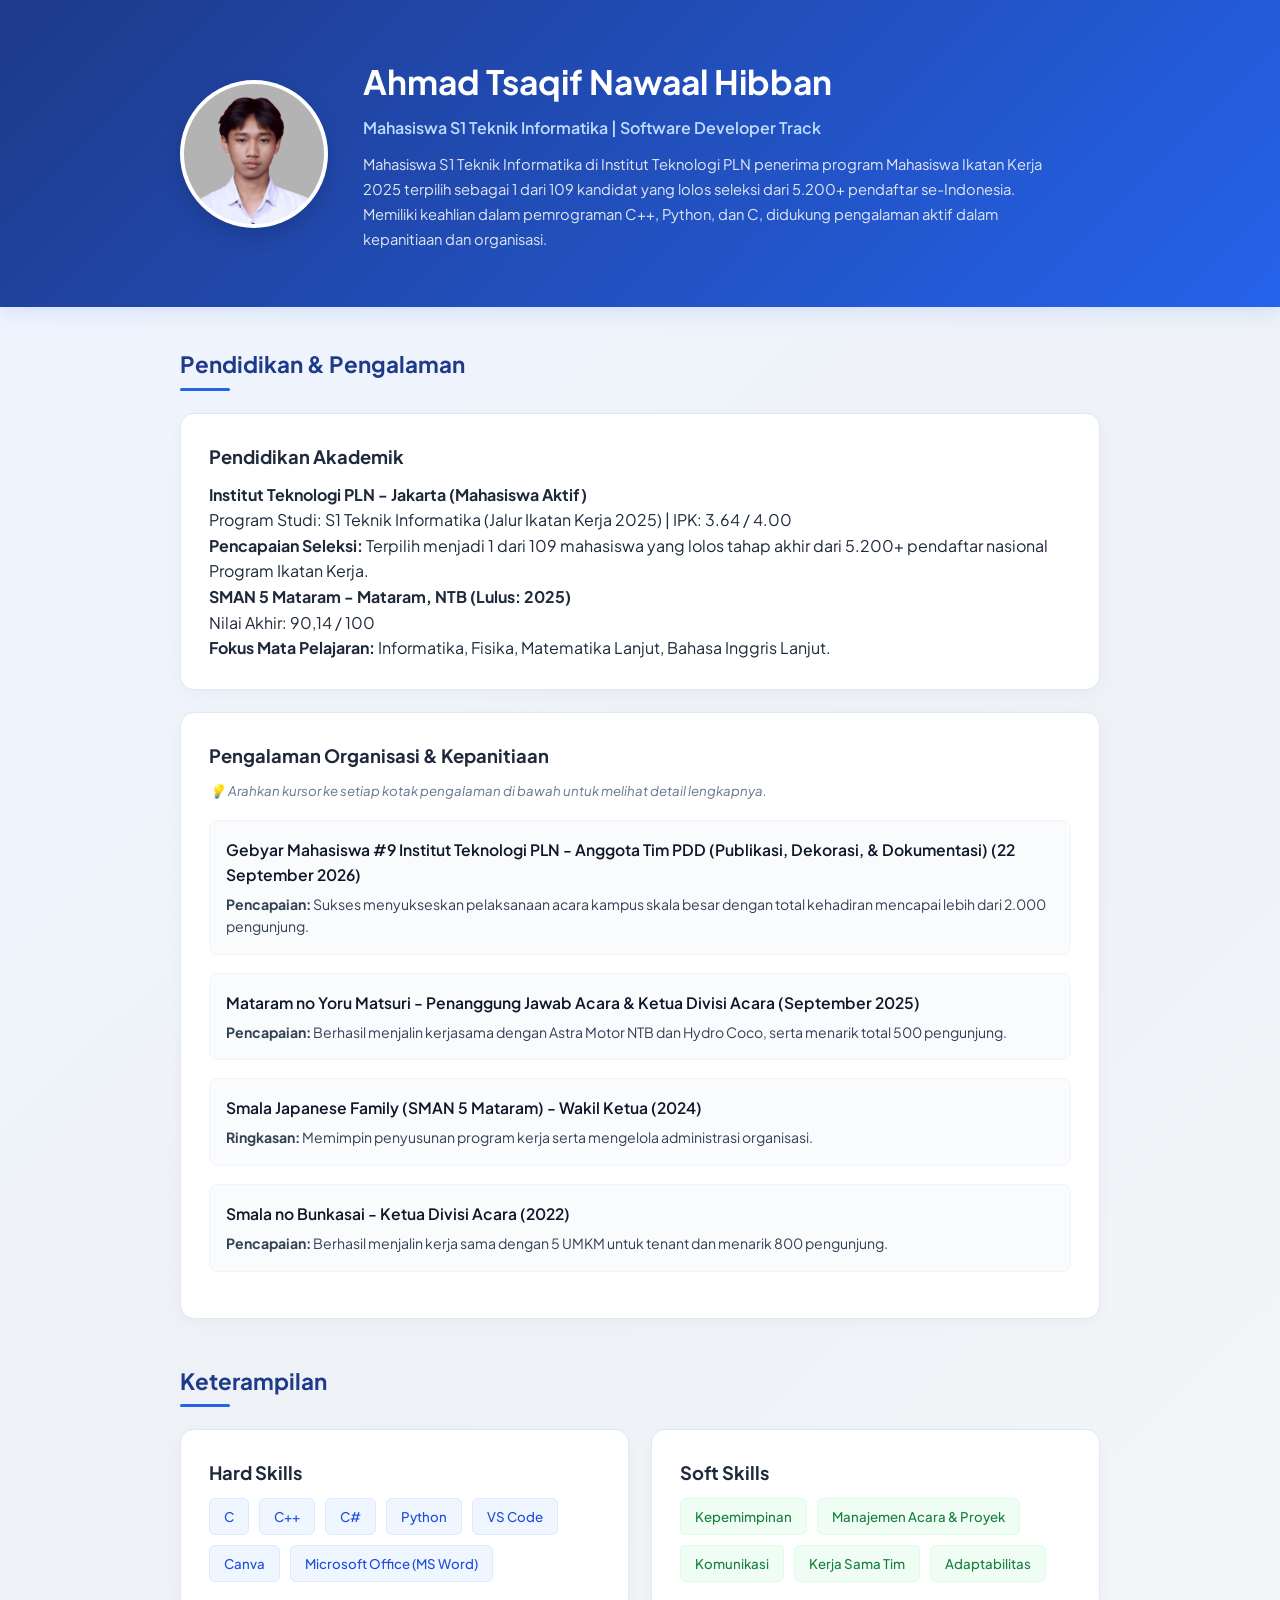
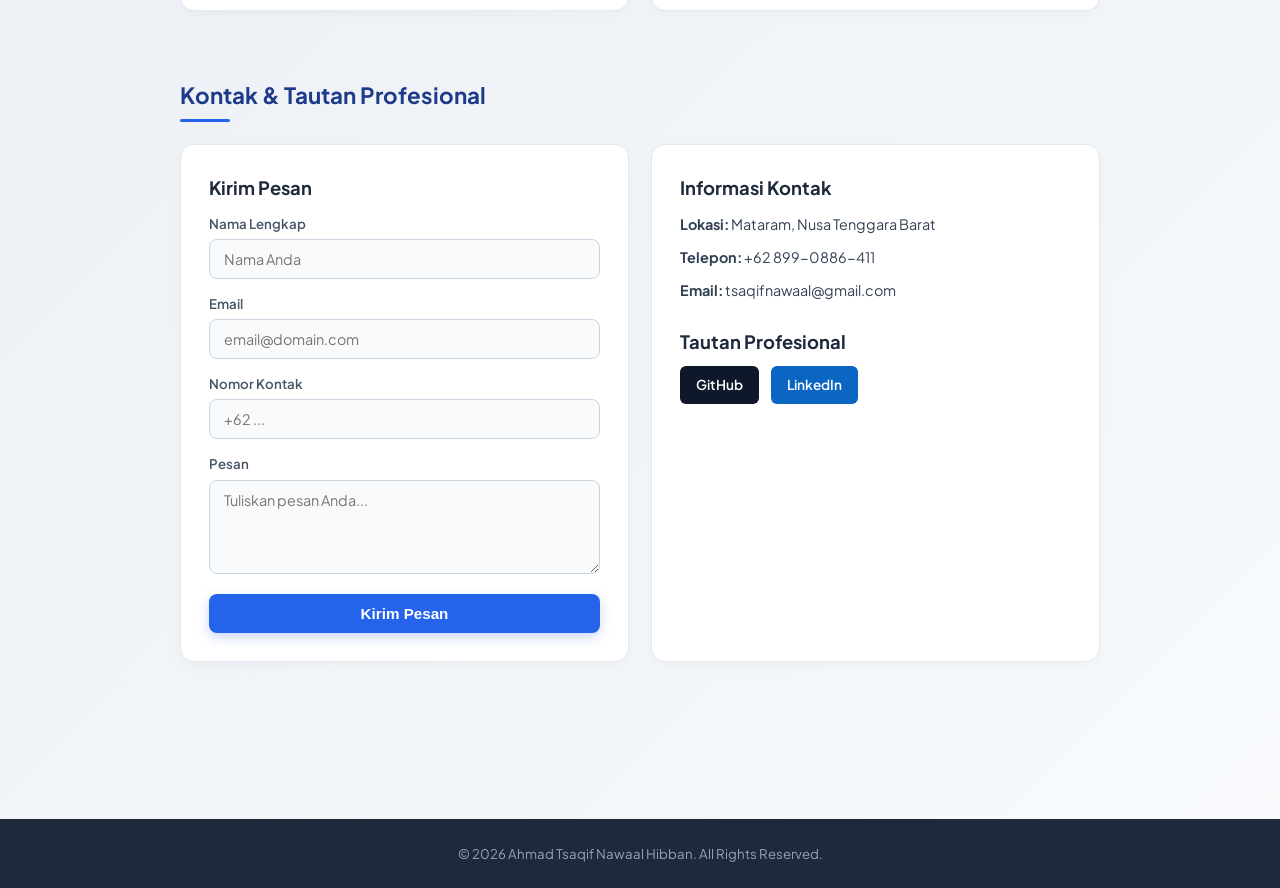
<file: index.html>
<!DOCTYPE html>
<html lang="id">
<head>
    <meta charset="UTF-8">
    <meta name="viewport" content="width=device-width, initial-scale=1.0">
    <title>Ahmad Tsaqif Nawaal Hibban - Portfolio & CV</title>
    <link rel="stylesheet" href="styleCv.css">
    <link href="https://fonts.googleapis.com/css2?family=Plus+Jakarta+Sans:wght@300;400;500;600;700&display=swap" rel="stylesheet">
</head>
<body>

    <!-- Header Profil -->
    <header class="hero-section">
        <div class="container hero-container">
            <div class="profile-img-wrapper">
                <img src="Foto Abu.png" alt="Ahmad Tsaqif Nawaal Hibban" class="profile-img">
            </div>
            <div class="hero-text">
                <h1>Ahmad Tsaqif Nawaal Hibban</h1>
                <p class="role-title">Mahasiswa S1 Teknik Informatika | Software Developer Track</p>
                <p class="bio">
                    Mahasiswa S1 Teknik Informatika di Institut Teknologi PLN penerima program Mahasiswa Ikatan Kerja 2025 terpilih sebagai 1 dari 109 kandidat yang lolos seleksi dari 5.200+ pendaftar se-Indonesia. Memiliki keahlian dalam pemrograman C++, Python, dan C, didukung pengalaman aktif dalam kepanitiaan dan organisasi.
                </p>
            </div>
        </div>
    </header>

    <!-- Konten Utama -->
    <main class="container main-content">

        <!-- Bagian Pendidikan & Pengalaman -->
        <section class="section">
            <h2 class="section-title">Pendidikan & Pengalaman</h2>
            
            <div class="card interactive-card">
                <h3>Pendidikan Akademik</h3>
                
                <div class="experience-item">
                    <h4>Institut Teknologi PLN - Jakarta (Mahasiswa Aktif)</h4>
                    <span class="meta-info">Program Studi: S1 Teknik Informatika (Jalur Ikatan Kerja 2025) | IPK: 3.64 / 4.00</span>
                    <p><strong>Pencapaian Seleksi:</strong> Terpilih menjadi 1 dari 109 mahasiswa yang lolos tahap akhir dari 5.200+ pendaftar nasional Program Ikatan Kerja.</p>
                </div>

                <div class="experience-item">
                    <h4>SMAN 5 Mataram - Mataram, NTB (Lulus: 2025)</h4>
                    <span class="meta-info">Nilai Akhir: 90,14 / 100</span>
                    <p><strong>Fokus Mata Pelajaran:</strong> Informatika, Fisika, Matematika Lanjut, Bahasa Inggris Lanjut.</p>
                </div>
            </div>

            <div class="card interactive-card">
                <h3>Pengalaman Organisasi & Kepanitiaan</h3>
                <p class="instruction-hint">💡 Arahkan kursor ke setiap kotak pengalaman di bawah untuk melihat detail lengkapnya.</p>
                
                <!-- Pengalaman 1 -->
                <div class="experience-item hover-dropdown">
                    <h4>Gebyar Mahasiswa #9 Institut Teknologi PLN - Anggota Tim PDD (Publikasi, Dekorasi, & Dokumentasi) (22 September 2026)</h4>
                    <p class="summary-line"><strong>Pencapaian:</strong> Sukses menyukseskan pelaksanaan acara kampus skala besar dengan total kehadiran mencapai lebih dari 2.000 pengunjung.</p>
                    <div class="dropdown-content">
                        <p>Mengelola operasional publikasi visual, konsep dekorasi, dan dokumentasi media seluruh rangkaian acara kampus.</p>
                        <p>Berkoordinasi antardivisi untuk memastikan kelancaran alur publikasi media dan branding acara secara real-time.</p>
                    </div>
                </div>

                <!-- Pengalaman 2 -->
                <div class="experience-item hover-dropdown">
                    <h4>Mataram no Yoru Matsuri - Penanggung Jawab Acara & Ketua Divisi Acara (September 2025)</h4>
                    <p class="summary-line"><strong>Pencapaian:</strong> Berhasil menjalin kerjasama dengan Astra Motor NTB dan Hydro Coco, serta menarik total 500 pengunjung.</p>
                    <div class="dropdown-content">
                        <p>Bertanggung jawab penuh atas perencanaan, eksekusi, dan evaluasi operasional acara.</p>
                        <p>Membangun komunikasi dan berhasil menjalin kerja sama kemitraan/sponsorship dengan pihak Astra Motor NTB dan Hydro Coco.</p>
                        <p>Mengelola negosiasi dan pengadaan perlengkapan acara (vendor deal), mencakup sewa sound system, panggung, dan tenda acara.</p>
                        <p>Merancang rundown acara, tata panggung, serta denah lokasi strategis untuk stand kuliner dan wahana permainan.</p>
                    </div>
                </div>

                <!-- Pengalaman 3 -->
                <div class="experience-item hover-dropdown">
                    <h4>Smala Japanese Family (SMAN 5 Mataram) - Wakil Ketua (2024)</h4>
                    <p class="summary-line"><strong>Ringkasan:</strong> Memimpin penyusunan program kerja serta mengelola administrasi organisasi.</p>
                    <div class="dropdown-content">
                        <p>Memimpin penyusunan dan pelaksanaan program kerja bulanan serta mingguan organisasi.</p>
                        <p>Mengelola administrasi rapat rutin, mencakup penjadwalan, dan penyusunan materi rapat.</p>
                        <p>Berkoordinasi dengan pembina dan pengajar eksternal untuk kelancaran kegiatan rutin mingguan.</p>
                        <p>Mempresentasikan pertanggungjawaban program kerja organisasi pada Workshop Ekstrakurikuler SMAN 5 Mataram.</p>
                    </div>
                </div>

                <!-- Pengalaman 4 -->
                <div class="experience-item hover-dropdown">
                    <h4>Smala no Bunkasai - Ketua Divisi Acara (2022)</h4>
                    <p class="summary-line"><strong>Pencapaian:</strong> Berhasil menjalin kerja sama dengan 5 UMKM untuk tenant dan menarik 800 pengunjung.</p>
                    <div class="dropdown-content">
                        <p>Merancang susunan rundown acara, panggung, serta dekorasi tematik acara.</p>
                        <p>Membangun komunikasi dan negosiasi dengan calon mitra sponsorship serta pengisi tenant.</p>
                    </div>
                </div>
            </div>
        </section>

        <!-- Bagian Keterampilan -->
        <section class="section">
            <h2 class="section-title">Keterampilan</h2>
            <div class="skills-grid">
                <div class="card interactive-card">
                    <h3>Hard Skills</h3>
                    <div class="tag-container">
                        <span class="tag">C</span>
                        <span class="tag">C++</span>
                        <span class="tag">C#</span>
                        <span class="tag">Python</span>
                        <span class="tag">VS Code</span>
                        <span class="tag">Canva</span>
                        <span class="tag">Microsoft Office (MS Word)</span>
                    </div>
                </div>
                <div class="card interactive-card">
                    <h3>Soft Skills</h3>
                    <div class="tag-container">
                        <span class="tag soft">Kepemimpinan</span>
                        <span class="tag soft">Manajemen Acara & Proyek</span>
                        <span class="tag soft">Komunikasi</span>
                        <span class="tag soft">Kerja Sama Tim</span>
                        <span class="tag soft">Adaptabilitas</span>
                    </div>
                </div>
            </div>
        </section>

        <!-- Bagian Kontak & Tautan -->
        <section class="section">
            <h2 class="section-title">Kontak & Tautan Profesional</h2>
            <div class="contact-grid">
                <div class="card interactive-card">
                    <h3>Kirim Pesan</h3>
                    <form action="#" method="POST" class="contact-form">
                        <div class="form-group">
                            <label for="name">Nama Lengkap</label>
                            <input type="text" id="name" name="name" required placeholder="Nama Anda">
                        </div>
                        <div class="form-group">
                            <label for="email">Email</label>
                            <input type="email" id="email" name="email" required placeholder="email@domain.com">
                        </div>
                        <div class="form-group">
                            <label for="phone">Nomor Kontak</label>
                            <input type="tel" id="phone" name="phone" placeholder="+62 ...">
                        </div>
                        <div class="form-group">
                            <label for="message">Pesan</label>
                            <textarea id="message" name="message" rows="4" required placeholder="Tuliskan pesan Anda..."></textarea>
                        </div>
                        <button type="submit" class="submit-btn">Kirim Pesan</button>
                    </form>
                </div>

                <div class="card interactive-card">
                    <h3>Informasi Kontak</h3>
                    <ul class="info-list">
                        <li><strong>Lokasi:</strong> Mataram, Nusa Tenggara Barat</li>
                        <li><strong>Telepon:</strong> +62 899-0886-411</li>
                        <li><strong>Email:</strong> tsaqifnawaal@gmail.com</li>
                    </ul>

                    <h3 style="margin-top: 25px;">Tautan Profesional</h3>
                    <div class="social-links">
                        <a href="https://github.com/ahmadtsaqifnawaalhibban" target="_blank" class="social-btn github">GitHub</a>
                        <a href="https://www.linkedin.com/in/ahmad-tsaqif-nawaal-hibban-259241384/?isSelfProfile=true" target="_blank" class="social-btn linkedin">LinkedIn</a>
                    </div>
                </div>
            </div>
        </section>

    </main>

    <!-- Footer Website -->
    <footer class="footer">
        <p>&copy; 2026 Ahmad Tsaqif Nawaal Hibban. All Rights Reserved.</p>
    </footer>

</body>
</html>
</file>
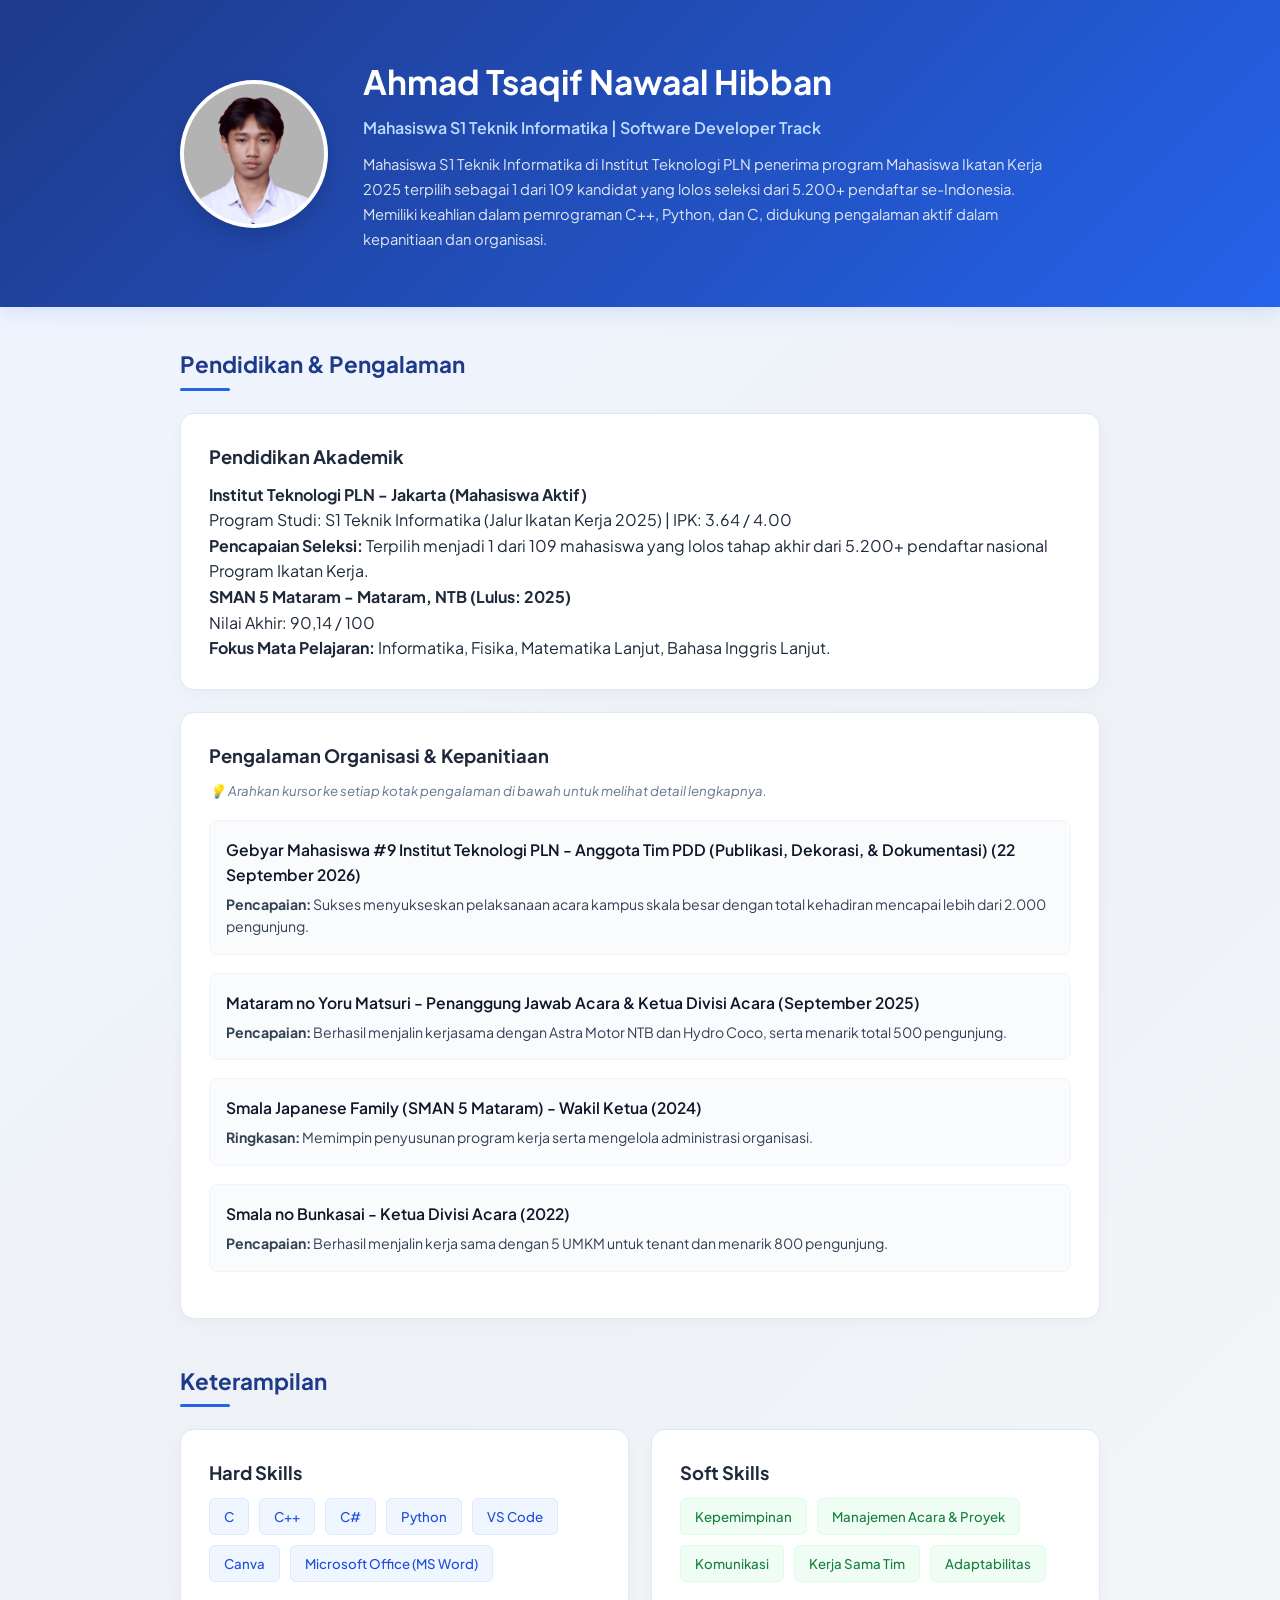
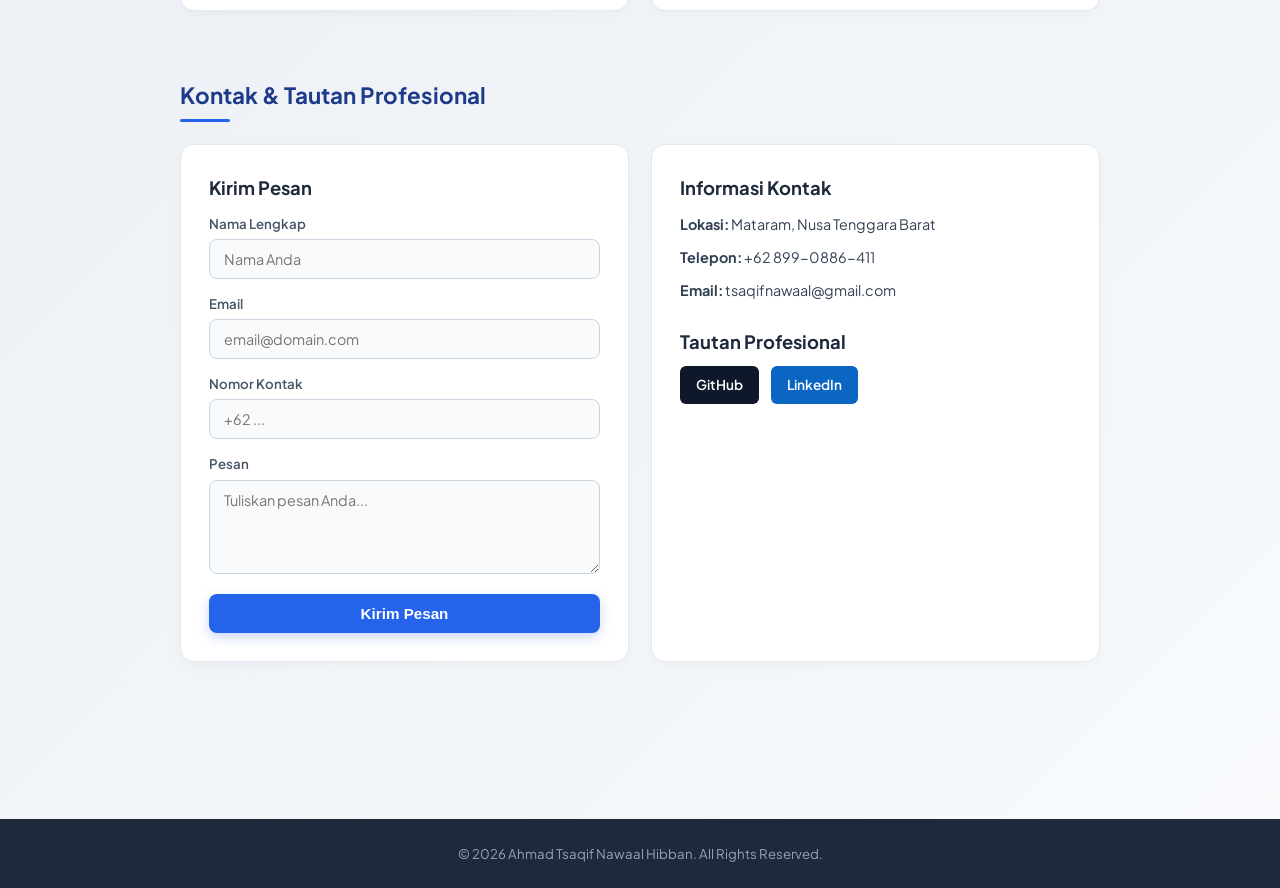
<file: indexCv.html>
<!DOCTYPE html>
<html lang="id">
<head>
    <meta charset="UTF-8">
    <meta name="viewport" content="width=device-width, initial-scale=1.0">
    <title>Ahmad Tsaqif Nawaal Hibban - Portfolio & CV</title>
    <link rel="stylesheet" href="styleCv.css">
    <link href="https://fonts.googleapis.com/css2?family=Plus+Jakarta+Sans:wght@300;400;500;600;700&display=swap" rel="stylesheet">
</head>
<body>

    <!-- Header Profil -->
    <header class="hero-section">
        <div class="container hero-container">
            <div class="profile-img-wrapper">
                <img src="Foto Abu.png" alt="Ahmad Tsaqif Nawaal Hibban" class="profile-img">
            </div>
            <div class="hero-text">
                <h1>Ahmad Tsaqif Nawaal Hibban</h1>
                <p class="role-title">Mahasiswa S1 Teknik Informatika | Software Developer Track</p>
                <p class="bio">
                    Mahasiswa S1 Teknik Informatika di Institut Teknologi PLN penerima program Mahasiswa Ikatan Kerja 2025 terpilih sebagai 1 dari 109 kandidat yang lolos seleksi dari 5.200+ pendaftar se-Indonesia. Memiliki keahlian dalam pemrograman C++, Python, dan C, didukung pengalaman aktif dalam kepanitiaan dan organisasi.
                </p>
            </div>
        </div>
    </header>

    <!-- Konten Utama -->
    <main class="container main-content">

        <!-- Bagian Pendidikan & Pengalaman -->
        <section class="section">
            <h2 class="section-title">Pendidikan & Pengalaman</h2>
            
            <div class="card interactive-card">
                <h3>Pendidikan Akademik</h3>
                
                <div class="experience-item">
                    <h4>Institut Teknologi PLN - Jakarta (Mahasiswa Aktif)</h4>
                    <span class="meta-info">Program Studi: S1 Teknik Informatika (Jalur Ikatan Kerja 2025) | IPK: 3.64 / 4.00</span>
                    <p><strong>Pencapaian Seleksi:</strong> Terpilih menjadi 1 dari 109 mahasiswa yang lolos tahap akhir dari 5.200+ pendaftar nasional Program Ikatan Kerja.</p>
                </div>

                <div class="experience-item">
                    <h4>SMAN 5 Mataram - Mataram, NTB (Lulus: 2025)</h4>
                    <span class="meta-info">Nilai Akhir: 90,14 / 100</span>
                    <p><strong>Fokus Mata Pelajaran:</strong> Informatika, Fisika, Matematika Lanjut, Bahasa Inggris Lanjut.</p>
                </div>
            </div>

            <div class="card interactive-card">
                <h3>Pengalaman Organisasi & Kepanitiaan</h3>
                <p class="instruction-hint">💡 Arahkan kursor ke setiap kotak pengalaman di bawah untuk melihat detail lengkapnya.</p>
                
                <!-- Pengalaman 1 -->
                <div class="experience-item hover-dropdown">
                    <h4>Gebyar Mahasiswa #9 Institut Teknologi PLN - Anggota Tim PDD (Publikasi, Dekorasi, & Dokumentasi) (22 September 2026)</h4>
                    <p class="summary-line"><strong>Pencapaian:</strong> Sukses menyukseskan pelaksanaan acara kampus skala besar dengan total kehadiran mencapai lebih dari 2.000 pengunjung.</p>
                    <div class="dropdown-content">
                        <p>Mengelola operasional publikasi visual, konsep dekorasi, dan dokumentasi media seluruh rangkaian acara kampus.</p>
                        <p>Berkoordinasi antardivisi untuk memastikan kelancaran alur publikasi media dan branding acara secara real-time.</p>
                    </div>
                </div>

                <!-- Pengalaman 2 -->
                <div class="experience-item hover-dropdown">
                    <h4>Mataram no Yoru Matsuri - Penanggung Jawab Acara & Ketua Divisi Acara (September 2025)</h4>
                    <p class="summary-line"><strong>Pencapaian:</strong> Berhasil menjalin kerjasama dengan Astra Motor NTB dan Hydro Coco, serta menarik total 500 pengunjung.</p>
                    <div class="dropdown-content">
                        <p>Bertanggung jawab penuh atas perencanaan, eksekusi, dan evaluasi operasional acara.</p>
                        <p>Membangun komunikasi dan berhasil menjalin kerja sama kemitraan/sponsorship dengan pihak Astra Motor NTB dan Hydro Coco.</p>
                        <p>Mengelola negosiasi dan pengadaan perlengkapan acara (vendor deal), mencakup sewa sound system, panggung, dan tenda acara.</p>
                        <p>Merancang rundown acara, tata panggung, serta denah lokasi strategis untuk stand kuliner dan wahana permainan.</p>
                    </div>
                </div>

                <!-- Pengalaman 3 -->
                <div class="experience-item hover-dropdown">
                    <h4>Smala Japanese Family (SMAN 5 Mataram) - Wakil Ketua (2024)</h4>
                    <p class="summary-line"><strong>Ringkasan:</strong> Memimpin penyusunan program kerja serta mengelola administrasi organisasi.</p>
                    <div class="dropdown-content">
                        <p>Memimpin penyusunan dan pelaksanaan program kerja bulanan serta mingguan organisasi.</p>
                        <p>Mengelola administrasi rapat rutin, mencakup penjadwalan, dan penyusunan materi rapat.</p>
                        <p>Berkoordinasi dengan pembina dan pengajar eksternal untuk kelancaran kegiatan rutin mingguan.</p>
                        <p>Mempresentasikan pertanggungjawaban program kerja organisasi pada Workshop Ekstrakurikuler SMAN 5 Mataram.</p>
                    </div>
                </div>

                <!-- Pengalaman 4 -->
                <div class="experience-item hover-dropdown">
                    <h4>Smala no Bunkasai - Ketua Divisi Acara (2022)</h4>
                    <p class="summary-line"><strong>Pencapaian:</strong> Berhasil menjalin kerja sama dengan 5 UMKM untuk tenant dan menarik 800 pengunjung.</p>
                    <div class="dropdown-content">
                        <p>Merancang susunan rundown acara, panggung, serta dekorasi tematik acara.</p>
                        <p>Membangun komunikasi dan negosiasi dengan calon mitra sponsorship serta pengisi tenant.</p>
                    </div>
                </div>
            </div>
        </section>

        <!-- Bagian Keterampilan -->
        <section class="section">
            <h2 class="section-title">Keterampilan</h2>
            <div class="skills-grid">
                <div class="card interactive-card">
                    <h3>Hard Skills</h3>
                    <div class="tag-container">
                        <span class="tag">C</span>
                        <span class="tag">C++</span>
                        <span class="tag">C#</span>
                        <span class="tag">Python</span>
                        <span class="tag">VS Code</span>
                        <span class="tag">Canva</span>
                        <span class="tag">Microsoft Office (MS Word)</span>
                    </div>
                </div>
                <div class="card interactive-card">
                    <h3>Soft Skills</h3>
                    <div class="tag-container">
                        <span class="tag soft">Kepemimpinan</span>
                        <span class="tag soft">Manajemen Acara & Proyek</span>
                        <span class="tag soft">Komunikasi</span>
                        <span class="tag soft">Kerja Sama Tim</span>
                        <span class="tag soft">Adaptabilitas</span>
                    </div>
                </div>
            </div>
        </section>

        <!-- Bagian Kontak & Tautan -->
        <section class="section">
            <h2 class="section-title">Kontak & Tautan Profesional</h2>
            <div class="contact-grid">
                <div class="card interactive-card">
                    <h3>Kirim Pesan</h3>
                    <form action="#" method="POST" class="contact-form">
                        <div class="form-group">
                            <label for="name">Nama Lengkap</label>
                            <input type="text" id="name" name="name" required placeholder="Nama Anda">
                        </div>
                        <div class="form-group">
                            <label for="email">Email</label>
                            <input type="email" id="email" name="email" required placeholder="email@domain.com">
                        </div>
                        <div class="form-group">
                            <label for="phone">Nomor Kontak</label>
                            <input type="tel" id="phone" name="phone" placeholder="+62 ...">
                        </div>
                        <div class="form-group">
                            <label for="message">Pesan</label>
                            <textarea id="message" name="message" rows="4" required placeholder="Tuliskan pesan Anda..."></textarea>
                        </div>
                        <button type="submit" class="submit-btn">Kirim Pesan</button>
                    </form>
                </div>

                <div class="card interactive-card">
                    <h3>Informasi Kontak</h3>
                    <ul class="info-list">
                        <li><strong>Lokasi:</strong> Mataram, Nusa Tenggara Barat</li>
                        <li><strong>Telepon:</strong> +62 899-0886-411</li>
                        <li><strong>Email:</strong> tsaqifnawaal@gmail.com</li>
                    </ul>

                    <h3 style="margin-top: 25px;">Tautan Profesional</h3>
                    <div class="social-links">
                        <a href="https://github.com/ahmadtsaqifnawaalhibban" target="_blank" class="social-btn github">GitHub</a>
                        <a href="https://www.linkedin.com/in/ahmad-tsaqif-nawaal-hibban-259241384/?isSelfProfile=true" target="_blank" class="social-btn linkedin">LinkedIn</a>
                    </div>
                </div>
            </div>
        </section>

    </main>

    <!-- Footer Website -->
    <footer class="footer">
        <p>&copy; 2026 Ahmad Tsaqif Nawaal Hibban. All Rights Reserved.</p>
    </footer>

</body>
</html>
</file>
<file: styleCv.css>
/* Pengaturan dasar dan reset elemen */
* {
    margin: 0;
    padding: 0;
    box-sizing: border-box;
}

body {
    font-family: 'Plus Jakarta Sans', sans-serif;
    background: linear-gradient(135deg, #f0f4ff 0%, #eef2f6 50%, #f8fafc 100%);
    color: #1e293b;
    line-height: 1.6;
    min-height: 100vh;
}

.container {
    max-width: 960px;
    margin: 0 auto;
    padding: 0 20px;
}

/* Styling Bagian Header / Hero */
.hero-section {
    background: linear-gradient(135deg, #1e3a8a 0%, #2563eb 100%);
    color: #ffffff;
    padding: 55px 0;
    position: relative;
    box-shadow: 0 4px 20px rgba(37, 99, 235, 0.15);
}

.hero-container {
    display: flex;
    align-items: center;
    gap: 35px;
    position: relative;
    z-index: 1;
}

.profile-img-wrapper {
    position: relative;
    padding: 4px;
    background: #ffffff;
    border-radius: 50%;
    box-shadow: 0 8px 20px rgba(0, 0, 0, 0.15);
}

.profile-img {
    width: 140px;
    height: 140px;
    border-radius: 50%;
    object-fit: cover;
    display: block;
    transition: transform 0.5s ease;
}

.profile-img:hover {
    transform: scale(1.06) rotate(2deg);
}

.hero-text h1 {
    font-size: 2.1rem;
    font-weight: 700;
    color: #ffffff;
    margin-bottom: 6px;
}

.role-title {
    font-size: 1rem;
    color: #bfdbfe;
    font-weight: 600;
    margin-bottom: 12px;
}

.bio {
    font-size: 0.92rem;
    color: #e2e8f0;
    max-width: 680px;
    line-height: 1.7;
}

/* Layout Konten */
.main-content {
    padding: 40px 20px;
}

.section {
    margin-bottom: 45px;
}

.section-title {
    font-size: 1.4rem;
    font-weight: 700;
    color: #1e3a8a;
    margin-bottom: 22px;
    position: relative;
    padding-bottom: 8px;
}

.section-title::after {
    content: '';
    position: absolute;
    left: 0;
    bottom: 0;
    width: 50px;
    height: 3px;
    background-color: #2563eb;
    border-radius: 2px;
}

/* Komponen Kartu */
.card {
    background: #ffffff;
    padding: 28px;
    border-radius: 14px;
    border: 1px solid #e2e8f0;
    box-shadow: 0 4px 15px rgba(0, 0, 0, 0.03);
    margin-bottom: 22px;
    transition: transform 0.3s ease, box-shadow 0.3s ease;
}

.interactive-card:hover {
    transform: translateY(-4px);
    box-shadow: 0 12px 30px rgba(37, 99, 235, 0.12);
}

.card h3 {
    font-size: 1.15rem;
    color: #1e293b;
    margin-bottom: 10px;
    font-weight: 700;
}

.instruction-hint {
    font-size: 0.83rem;
    color: #64748b;
    margin-bottom: 18px;
    font-style: italic;
}

/* Efek Dropdown Pengalaman saat kursor diarahkan (Diperlambat menjadi 0.7s agar lebih smooth) */
.hover-dropdown {
    margin-bottom: 18px;
    padding: 16px;
    border-radius: 8px;
    border: 1px solid #f1f5f9;
    background-color: #fafbfc;
    transition: all 0.5s ease;
    cursor: pointer;
}

.hover-dropdown h4 {
    font-size: 0.98rem;
    color: #0f172a;
    font-weight: 600;
}

.summary-line {
    font-size: 0.88rem;
    color: #334155;
    margin-top: 6px;
}

.dropdown-content {
    max-height: 0;
    overflow: hidden;
    opacity: 0;
    transition: max-height 0.7s cubic-bezier(0.4, 0, 0.2, 1), opacity 0.5s ease-in-out, margin-top 0.5s ease;
}

.dropdown-content p {
    font-size: 0.88rem;
    color: #475569;
    margin-top: 8px;
}

.hover-dropdown:hover {
    background-color: #ffffff;
    border-color: #93c5fd;
    box-shadow: 0 8px 24px rgba(37, 99, 235, 0.1);
    border-left: 4px solid #2563eb;
    padding-left: 20px;
}

.hover-dropdown:hover .dropdown-content {
    max-height: 400px;
    opacity: 1;
    margin-top: 14px;
}

/* Label Keterampilan (Tags) */
.skills-grid {
    display: grid;
    grid-template-columns: 1fr 1fr;
    gap: 22px;
}

.tag-container {
    display: flex;
    flex-wrap: wrap;
    gap: 10px;
}

.tag {
    background-color: #eff6ff;
    color: #1d4ed8;
    font-size: 0.83rem;
    font-weight: 500;
    padding: 7px 14px;
    border-radius: 6px;
    border: 1px solid #dbeafe;
    transition: all 0.3s ease;
}

.tag:hover {
    background-color: #2563eb;
    color: #ffffff;
    transform: translateY(-3px);
    box-shadow: 0 4px 10px rgba(37, 99, 235, 0.25);
}

.tag.soft {
    background-color: #f0fdf4;
    color: #15803d;
    border-color: #dcfce7;
}

.tag.soft:hover {
    background-color: #16a34a;
    color: #ffffff;
    box-shadow: 0 4px 10px rgba(22, 163, 74, 0.25);
}

/* Formulir Kontak */
.contact-grid {
    display: grid;
    grid-template-columns: 1fr 1fr;
    gap: 22px;
}

.form-group {
    margin-bottom: 14px;
}

.form-group label {
    display: block;
    font-size: 0.83rem;
    font-weight: 600;
    color: #475569;
    margin-bottom: 5px;
}

.form-group input,
.form-group textarea {
    width: 100%;
    padding: 10px 14px;
    border: 1px solid #cbd5e1;
    border-radius: 8px;
    font-family: inherit;
    font-size: 0.9rem;
    background-color: #f8fafc;
    color: #1e293b;
    transition: all 0.3s ease;
}

.form-group input:focus,
.form-group textarea:focus {
    outline: none;
    border-color: #2563eb;
    background-color: #ffffff;
    box-shadow: 0 0 0 4px rgba(37, 99, 235, 0.15);
}

.submit-btn {
    background-color: #2563eb;
    color: #ffffff;
    border: none;
    width: 100%;
    padding: 11px;
    font-size: 0.95rem;
    font-weight: 600;
    border-radius: 8px;
    cursor: pointer;
    transition: all 0.3s ease;
    box-shadow: 0 4px 12px rgba(37, 99, 235, 0.25);
}

.submit-btn:hover {
    background-color: #1d4ed8;
    transform: translateY(-2px);
    box-shadow: 0 6px 16px rgba(37, 99, 235, 0.35);
}

.info-list {
    list-style: none;
    font-size: 0.9rem;
    color: #334155;
}

.info-list li {
    margin-bottom: 10px;
}

.social-links {
    display: flex;
    gap: 12px;
    margin-top: 10px;
}

.social-btn {
    text-decoration: none;
    font-size: 0.85rem;
    font-weight: 600;
    padding: 8px 16px;
    border-radius: 6px;
    color: #ffffff;
    transition: all 0.3s ease;
}

.social-btn:hover {
    transform: translateY(-3px);
    box-shadow: 0 4px 12px rgba(0, 0, 0, 0.15);
}

.social-btn.github {
    background-color: #0f172a;
}

.social-btn.linkedin {
    background-color: #0a66c2;
}

/* Footer */
.footer {
    text-align: center;
    background-color: #1e293b;
    color: #94a3b8;
    padding: 24px 0;
    font-size: 0.83rem;
    margin-top: 50px;
}

/* Responsif untuk Layar HP */
@media (max-width: 768px) {
    .hero-container {
        flex-direction: column;
        text-align: center;
    }
    .skills-grid,
    .contact-grid {
        grid-template-columns: 1fr;
    }
}
</file>
